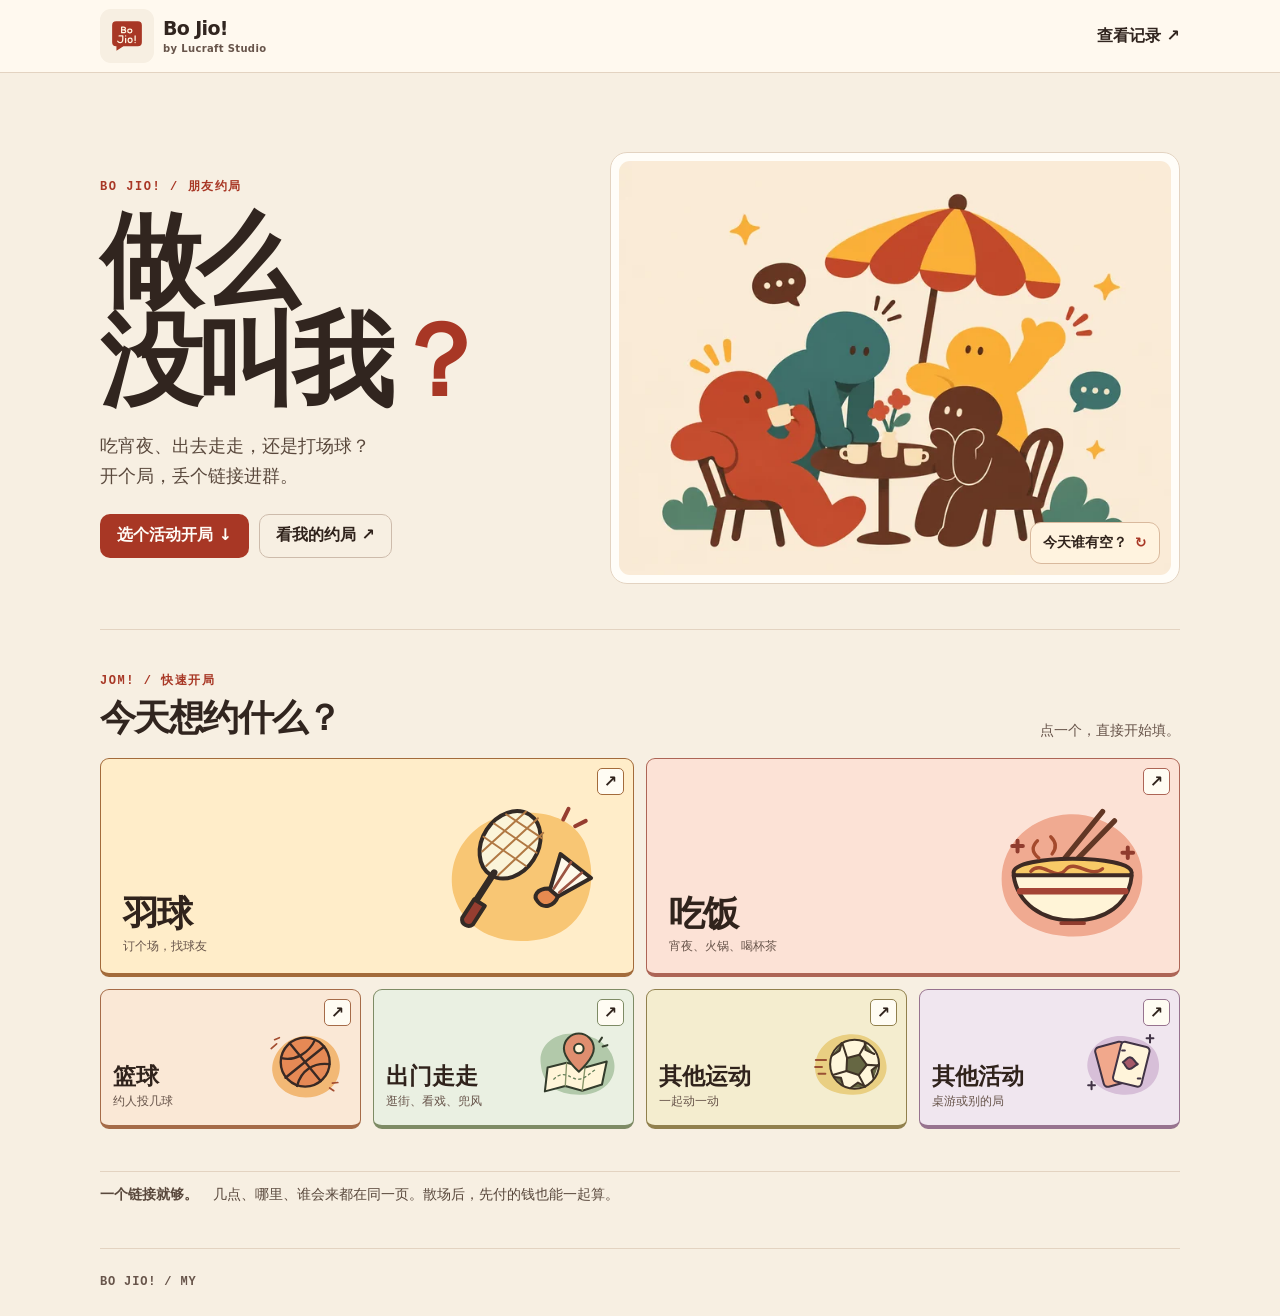
<file: index.html>
<!doctype html><html lang="zh-MY" data-beasties-container><head><meta charset="utf-8"><title>Bo Jio! · 一起约</title><base href="./"><meta name="viewport" content="width=device-width, initial-scale=1, viewport-fit=cover"><meta name="theme-color" content="#f7efe2"><link rel="manifest" href="manifest.webmanifest"><link rel="icon" href="icon.svg" type="image/svg+xml"><link rel="apple-touch-icon" href="icon-180.png"><style>:root{color-scheme:light;font-family:system-ui,Microsoft YaHei,sans-serif;color:#31251f;background:#f7efe2;--ink:#30231c;--accent:#a83725;--line:#e3d3c1}*{box-sizing:border-box}body{margin:0}@media(max-width:760px){:root{--app-tabbar:calc(62px + env(safe-area-inset-bottom, 0px)) }body{padding-bottom:var(--app-tabbar)}}</style><link rel="stylesheet" href="styles.css" media="print" onload="this.media='all'"><noscript><link rel="stylesheet" href="styles.css"></noscript></head><body><app-root></app-root><script src="main.js" type="module"></script></body></html>
</file>
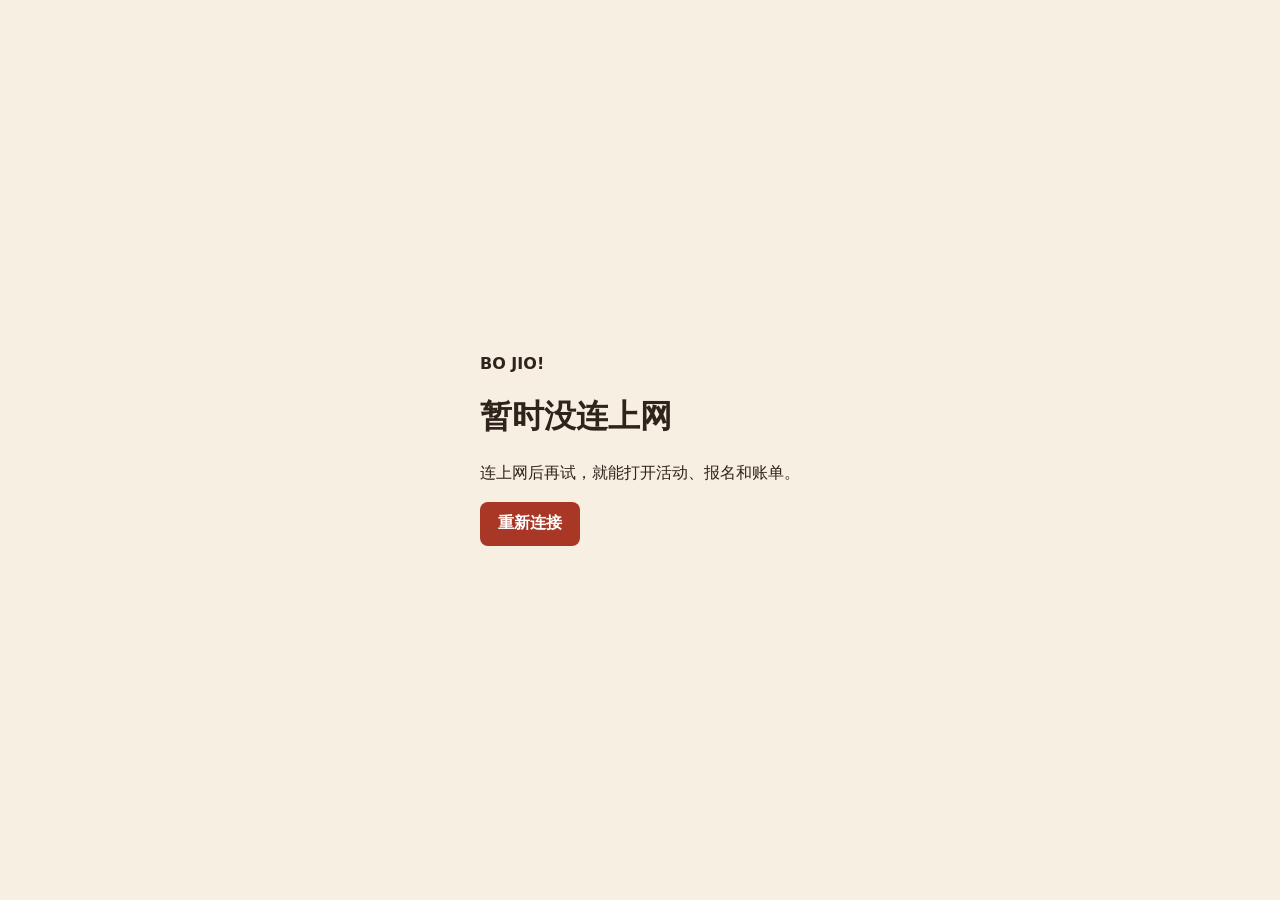
<file: offline.html>
<!doctype html>
<html lang="zh-MY">
<head><meta charset="utf-8"><meta name="viewport" content="width=device-width, initial-scale=1"><meta name="theme-color" content="#f7efe2"><title>Bo Jio! · 没连上网</title>
<style>body{margin:0;background:#f7efe2;color:#30231c;font:16px system-ui;min-height:100svh;display:grid;place-items:center}main{padding:24px;max-width:350px}h1{font-size:32px}p{line-height:1.6}button{font:inherit;font-weight:700;min-height:44px;padding:10px 18px;background:#a83725;color:#fff;border:0;border-radius:8px;cursor:pointer}</style></head>
<body><main><strong>BO JIO!</strong><h1>暂时没连上网</h1><p>连上网后再试，就能打开活动、报名和账单。</p><button onclick="location.reload()">重新连接</button></main></body>
</html>
</file>
<file: styles.css>
:root{color-scheme:light;font-family:system-ui,Microsoft YaHei,sans-serif;color:#31251f;background:#f7efe2;--ink: #30231c;--accent: #a83725;--line: #e3d3c1}*{box-sizing:border-box}body{margin:0}button,input,textarea,select{font:inherit}button,a{touch-action:manipulation}button{cursor:pointer}button:disabled{cursor:default;opacity:.48}:focus-visible{outline:3px solid #a83725;outline-offset:3px}.wrap{width:min(1080px,100% - 48px);margin-inline:auto}.site-header{border-bottom:1px solid var(--line)}nav,footer{min-height:68px;display:flex;align-items:center;justify-content:space-between;gap:16px}.brand,.text-button,.back{border:0;background:transparent;color:inherit;font-weight:700;padding:9px 0}.danger-button{min-height:44px;padding:7px 10px;border:1px solid #be7164;border-radius:8px;color:#8d291d;background:#fff0ec;font-size:13px;font-weight:750;white-space:nowrap}.danger-button:hover:not(:disabled){border-color:#8d291d;background:#f8d9d1}main{padding-block:34px 44px;min-height:calc(100dvh - 136px)}.eyebrow,footer{font:700 12px/1.5 ui-monospace,monospace;letter-spacing:.13em}h1{font-size:clamp(32px,6vw,54px);margin:0 0 19px;line-height:1.13;letter-spacing:-.055em;overflow-wrap:anywhere}.actions{display:flex;align-items:center;flex-wrap:wrap;gap:10px}.primary,.secondary,.outline{display:inline-flex;align-items:center;min-height:44px;border:1px solid var(--ink);padding:10px 16px;border-radius:10px;background:var(--accent);color:var(--ink);text-decoration:none;font-weight:750}.secondary,.outline{background:transparent}.muted,small{color:#67544a}footer{border-top:1px solid var(--line);color:#67544a;letter-spacing:.07em}.panel,.notice{width:min(100%,710px);margin-inline:auto}.panel{background:#fff;border:1px solid var(--line);padding:clamp(17px,4vw,35px)}.panel h2{margin:25px 0 12px;font-size:19px}.panel h2 small{margin-left:8px;font-size:13px}.back{display:inline-block;margin-bottom:13px}form{display:grid;gap:15px}label{display:grid;gap:6px;font-size:14px;font-weight:700}input,select,textarea{min-width:0;width:100%;min-height:42px;padding:8px 10px;border:1px solid #cdbbab;border-radius:10px;color:inherit;background:#fff}.grid,.facts{display:grid;grid-template-columns:repeat(2,minmax(0,1fr));gap:14px}.facts{margin:0;padding-block:12px;border-block:1px solid var(--line)}dt{font-size:13px;color:#67544a}dd{margin:4px 0 0;overflow-wrap:anywhere}a{color:#953221}.share{display:flex;align-items:end;gap:10px;margin:12px 0}.share label{flex:1;min-width:0}.notice,.reminder{padding:12px 15px;background:#e7efcf;border-left:3px solid #5d7d34}.error{background:#f7e6db;border-color:#a14c36}.people{list-style:none;padding:0}.people li,.record,.sum{display:flex;justify-content:space-between;align-items:center;gap:10px;padding:11px 0;border-bottom:1px solid var(--line)}.people li span,.record span{overflow-wrap:anywhere;min-width:0}.record{border:0;border-bottom:1px solid var(--line);width:100%;background:transparent;text-align:left;color:inherit}.record small{display:block;margin-top:4px}.tabs{display:flex;gap:16px;border-bottom:1px solid var(--line)}.tabs button{padding:10px 0;background:transparent;border:0;border-bottom:3px solid transparent;color:inherit}.tabs .active{border-color:#a83725;font-weight:750}.check{display:flex;align-items:center;gap:8px;min-height:36px}.check input{width:18px;min-height:auto;accent-color:#a83725}.attendance{display:grid;grid-template-columns:repeat(2,minmax(0,1fr));gap:4px 9px}.attendance .check{min-width:0}.attendance .check input{flex:0 0 18px;margin-inline:0}.attendance .person-name{inline-size:auto;flex:1}@media(min-width:700px){.attendance{grid-template-columns:repeat(3,minmax(0,1fr))}}fieldset{border:1px solid var(--line);min-width:0;margin:0;padding:12px;display:grid;gap:10px}legend{font-size:14px;font-weight:750}.end{border-top:1px solid var(--line);margin-top:24px;padding-top:16px}@media(max-width:600px){.wrap{width:calc(100% - 30px)}main{padding-top:20px}.facts{grid-template-columns:1fr}}.site-header{background:#fff9ef}.panel{border-radius:20px}.panel>.eyebrow{color:#953221}.panel h1{letter-spacing:-.04em}input,select,textarea{background:#fffcf7}.primary{border-color:transparent;color:#fffdf8}.primary:hover:not(:disabled){background:#87281b}.secondary{border-color:#d8c5b3;background:#fff9ef}.secondary:hover:not(:disabled){background:#f7e8da}.notice,.reminder{border-radius:9px}.facts{padding:14px;border:1px solid var(--line);border-radius:14px;background:#fff9ef;gap:16px}.facts dd{font-weight:700}.venue-fact{grid-column:1/-1}.location-links{margin-top:10px}.location-links .secondary{font-size:13px;min-height:38px}.court-tags{display:flex;flex-wrap:wrap;gap:6px;padding:0;list-style:none;margin:8px 0}.court-tags li{background:#e8f1eb;border-radius:6px;padding:4px 8px;font-size:13px;overflow-wrap:anywhere}.courts{border-radius:12px}.courts .secondary{justify-self:start}.court-input{display:grid;grid-template-columns:minmax(0,1fr) auto;gap:10px}.receipt{border:1px solid var(--line);border-radius:14px;padding:14px;margin-block:9px;background:#fff9ef}.receipt-title{display:flex;justify-content:space-between;gap:10px;overflow-wrap:anywhere}.receipt img{display:block;margin:12px auto;width:min(100%,255px);height:auto;max-height:340px;object-fit:contain;background:#fff}.upload{display:block}.upload input{display:block;margin-block:6px;background:#fff}.upload input::file-selector-button{border:0;padding:6px 10px;border-radius:6px;background:#f5eade;color:#31251f;margin-inline-end:8px;cursor:pointer}.visually-hidden{position:absolute;width:1px;height:1px;overflow:hidden;clip-path:inset(50%);white-space:nowrap}@media(max-width:600px){.panel{border-radius:14px}}.detail-heading{display:flex;justify-content:space-between;align-items:center;gap:12px;margin-bottom:10px}.venue-search{display:grid;grid-template-columns:minmax(0,1fr) auto;gap:8px;margin-top:6px}.venue-results{display:grid;border:1px solid var(--line);border-radius:12px;margin-top:9px;overflow:hidden}.venue-results button{display:flex;align-items:center;justify-content:space-between;gap:12px;width:100%;padding:10px 12px;color:var(--ink);background:#fffcf7;border:0;border-bottom:1px solid var(--line);text-align:left}.venue-results button:hover{background:#f7e8da}.venue-results button span:last-child{white-space:nowrap}.venue-results button small{display:block;margin-top:3px}.venue-results>small{padding:8px 12px}.location-picked{color:#285a43;font-size:14px;margin:8px 0 0}.price-options{display:inline-flex;justify-self:start;gap:4px;padding:4px;background:#f5eade;border-radius:10px}.price-options button{border:1px solid transparent;background:transparent;padding:8px 10px;border-radius:7px;color:var(--ink)}.price-options button[aria-pressed=true]{background:#fff;border-color:var(--line);font-weight:700}@keyframes reveal{0%{opacity:0;translate:0 8px}to{opacity:1;translate:0 0}}@media(prefers-reduced-motion:no-preference){.primary,.secondary,.outline,.record,.price-options button{transition:background-color .16s,border-color .16s,translate .16s}.primary:not(:disabled):active,.secondary:not(:disabled):active,.outline:not(:disabled):active{translate:0 2px}.record:hover,.price-options button:not([aria-pressed=true]):hover{background:#fff5e9}}.category-picker{display:flex;flex-wrap:wrap;align-items:center;gap:8px;border-radius:12px}.category-picker label{position:relative;display:inline-flex;cursor:pointer}.category-picker input{position:absolute;inset:0;margin:0;opacity:0;cursor:pointer}.category-picker label>span{display:inline-flex;gap:5px;padding:8px 10px;border:1px solid var(--line);border-radius:8px}.category-picker input:checked+span{background:#fbe4d7;border-color:#a83725}.category-picker input:focus-visible+span{outline:3px solid #a83725;outline-offset:2px}.category-filter{margin:14px 0 4px;max-width:190px}.category-label{display:flex;align-items:center;gap:8px}@media(max-width:520px){.time-grid{grid-template-columns:1fr}}.stop-picker,.court-entry{border-radius:12px}.stop-picker>button{justify-self:start}.field-title{display:flex;justify-content:space-between;align-items:center;gap:8px}.venue-picker+.venue-picker{border-top:1px solid var(--line);padding-top:9px}.court-entry{background:#fff9ef;border:1px solid var(--line);padding:10px}.court-entry+.court-entry{margin-top:2px}.stop-list,.court-schedule{margin:7px 0 0;padding:0;list-style:none}.stop-list li+li{margin-top:12px;padding-top:12px;border-top:1px solid var(--line)}.stop-list small{display:block;margin-top:3px}.court-schedule li{display:flex;flex-wrap:wrap;justify-content:space-between;gap:6px 14px;border-bottom:1px solid var(--line);padding:7px 0}.court-schedule span{font-variant-numeric:tabular-nums}@media(max-width:610px){.court-entry .time-grid{grid-template-columns:1fr}}.brand{display:inline-flex;align-items:center;gap:9px;font-size:19px;letter-spacing:-.035em}.brand-icon{display:block;flex:none;border-radius:11px}.hero{display:grid;grid-template-columns:minmax(0,.88fr) minmax(0,1.12fr);align-items:center;gap:clamp(20px,5vw,62px);padding-block:clamp(15px,3.5vw,45px);border-bottom:1px solid var(--line)}.hero .eyebrow{color:var(--accent);margin:0 0 15px}.hero h1{font-size:clamp(54px,8vw,103px);line-height:.98;letter-spacing:-.06em;margin:0;font-weight:850}.hero h1 span{color:var(--accent)}.intro{color:#59483c;line-height:1.7;margin:19px 0 22px;font-size:clamp(15px,2vw,18px)}.outline{border-color:#cdbbab;color:var(--ink)}.outline:hover{background:#fff9ef}.hero-photo{margin:0;position:relative;min-width:0;padding:8px;border:1px solid #e3d3c1;background:#fffdf8;border-radius:17px}.hero-photo img{display:block;width:100%;height:auto;aspect-ratio:4/3;object-fit:cover;border-radius:11px}.hero-photo figcaption{position:absolute;right:19px;bottom:19px;padding:7px 12px;background:#fff3df;color:var(--ink);border-radius:9px;font-size:14px;font-weight:750}.pick-section{padding:clamp(24px,4vw,42px) 0;border-bottom:1px solid var(--line)}.pick-heading{display:flex;justify-content:space-between;align-items:end;flex-wrap:wrap;gap:6px 16px;margin-bottom:15px}.pick-heading .eyebrow{margin:0 0 4px;color:var(--accent)}.pick-heading h2{font-size:clamp(24px,4vw,36px);letter-spacing:-.045em;margin:0;scroll-margin-top:18px}.pick-heading>p{color:#67544a;font-size:14px;margin:0 0 3px}.home-note{display:flex;gap:8px 15px;flex-wrap:wrap;color:#59483c;font-size:14px;padding-top:14px}.home-note p{margin:0}@media(max-width:760px){.hero{grid-template-columns:1fr;gap:22px;padding-block:12px 20px}.hero h1{font-size:clamp(53px,13vw,76px)}.hero-photo img{aspect-ratio:16/11}}@media(prefers-reduced-motion:no-preference){.hero-content,.panel,.reminder,.venue-results,.court-input,.receipt,fieldset{animation:reveal .24s ease-out both}.hero-photo{animation:reveal .42s ease-out both}}.brand-text{display:grid;text-align:left;line-height:1.1}.brand-text small{font-size:10px;font-weight:650;letter-spacing:.035em;margin-top:4px}.hero-photo img{object-fit:contain}@media(max-width:760px){.hero-photo img{aspect-ratio:16/9;object-fit:cover}}.field-error{display:block;color:#a32d21;font-size:13px;font-weight:700;margin-top:3px}input[aria-invalid=true],select[aria-invalid=true]{border-color:var(--accent);background:#fff5ef}.hero-photo figcaption{padding:0;background:transparent}.hero-bubble{color:var(--ink);background:#fff3df;border:1px solid #d9b99d;border-radius:11px;padding:9px 12px;min-height:42px;font-size:14px;font-weight:750}.hero-bubble span{color:var(--accent);margin-left:3px}.history-panel .record{display:grid;grid-template-columns:auto minmax(0,1fr) auto auto;gap:10px;padding:12px 3px}.record-icon{display:grid;place-items:center;background:#f7ecde;border-radius:11px;width:39px;aspect-ratio:1}.record-main{display:grid;gap:2px}.record-time{font-size:13px;font-weight:650}.record-main small{margin:0}.record-state{font-size:12px;font-weight:750;border-radius:99px;padding:5px 8px;white-space:nowrap;background:#eeeae6;color:#5a4d42}.record-state[data-status=open]{background:#deeee3;color:#23583a}.record-state[data-status=full]{background:#ffebcc;color:#7a420d}.record-state[data-status=settled]{background:#e5eafa;color:#354a85}.record-arrow{color:#846d5f}@media(max-width:480px){.history-panel .record{grid-template-columns:auto minmax(0,1fr) auto;gap:7px}.record-icon{width:30px}.record-arrow{display:none}}@media(prefers-reduced-motion:no-preference){.hero-bubble{animation:bubble-in .5s .24s both;transition:translate .16s,rotate .16s}.hero-bubble:hover{translate:0 -3px;rotate:-2deg}.hero-bubble:active{translate:0 1px}}@keyframes bubble-in{0%{opacity:0;transform:translateY(8px) scale(.92)}to{opacity:1;transform:translateY(0) scale(1)}}.expense-split{background:#fff9ef;border:1px solid var(--line);border-radius:10px;padding:8px 10px}.expense-split .field-title{flex-wrap:wrap}.expense-split .field-title .text-button{font-size:13px;color:#953221}.slot-time{color:#67544a;font-size:13px;margin:0}.bill-line{border-bottom:1px solid var(--line);padding-block:9px}.bill-line summary{cursor:pointer}.bill-line summary>span{margin-left:8px;color:#67544a;font-size:13px}.person-name{display:block;inline-size:16ch;max-inline-size:100%;min-inline-size:0;white-space:nowrap;overflow:hidden;text-overflow:ellipsis}.roster-person,.transfer-people{display:flex;align-items:center;gap:6px;min-width:0}.roster-person small{white-space:nowrap}.transfer-people .person-name{flex:0 1 16ch}.people li>strong{flex:none}.meal-summary{font-size:14px}.plan-gallery{display:grid;grid-template-columns:repeat(4,minmax(0,1fr));gap:12px}.plan-tile{--tile-paper: #fff4de;--tile-edge: #99734c;display:grid;grid-template-columns:minmax(0,1fr) clamp(52px,7vw,87px);align-items:end;position:relative;min-height:140px;padding:16px 12px 15px;background:var(--tile-paper);border:1px solid var(--tile-edge);border-bottom-width:4px;border-radius:9px;text-align:left;color:var(--ink)}.plan-tile[data-tone=badminton]{--tile-paper: #ffedc9;--tile-edge: #a36b3b}.plan-tile[data-tone=food]{--tile-paper: #fce2d6;--tile-edge: #ad6556}.plan-tile[data-tone=basketball]{--tile-paper: #fae8d6;--tile-edge: #a56b48}.plan-tile[data-tone=hangout]{--tile-paper: #eaf0e2;--tile-edge: #7e8b65}.plan-tile[data-tone=sports]{--tile-paper: #f4edcf;--tile-edge: #91804d}.plan-tile[data-tone=other]{--tile-paper: #f0e6ef;--tile-edge: #97738f}.plan-featured{grid-column:span 2;min-height:162px;grid-template-columns:minmax(0,1fr) clamp(98px,17vw,170px);padding:14px 22px 18px}.plan-copy{display:grid;gap:4px;align-self:end;position:relative;z-index:1}.plan-copy strong{font-size:clamp(16px,2.3vw,23px);line-height:1.12}.plan-featured .plan-copy strong{font-size:clamp(22px,4vw,36px);letter-spacing:-.045em}.plan-copy small{font-size:12px;line-height:1.35}.plan-art{width:100%;height:auto;align-self:center;margin-top:12px;pointer-events:none}.plan-arrow{position:absolute;top:9px;right:9px;display:grid;place-items:center;width:27px;height:27px;background:#fffcf3;border:1px solid var(--tile-edge);border-radius:5px;font-weight:800}.plan-tile:hover{border-color:var(--ink)}.plan-tile:hover .plan-arrow,.plan-tile:focus-visible .plan-arrow{background:var(--ink);color:#fff9ef;border-color:var(--ink)}@media(max-width:760px){.plan-gallery{grid-template-columns:repeat(2,minmax(0,1fr));gap:9px}.plan-featured{grid-column:auto;padding-inline:12px;min-height:152px;grid-template-columns:minmax(0,1fr) clamp(55px,14vw,108px)}.plan-tile:not(.plan-featured){min-height:120px}}@media(max-width:420px){.plan-tile{grid-template-columns:minmax(0,1fr);padding:60px 10px 11px}.plan-tile .plan-art{position:absolute;width:55px;top:7px;right:37px;margin:0}.plan-featured .plan-art{width:75px}}.form-section{border:1px solid #ddc7b3;border-radius:13px;background:#fff9ef;padding:11px}.form-section>legend{padding:0 5px;color:#842f21;font-size:15px}.form-section .form-card{border:1px solid #b98d70;border-radius:10px;padding:12px;background:#fffdf8}.form-section .form-card+.form-card{margin-top:8px}.venue-picker>.field-title{padding-bottom:8px;border-bottom:1px solid #dec3ad}.courts.form-section{background:#f5f3e8;border-color:#c9cbb2}.courts.form-section>legend{color:#4f552d}.courts .form-card{border-color:#919879}.card-kicker{display:flex;justify-content:space-between;gap:8px;margin-bottom:7px;padding:7px 9px;border-radius:5px;background:#e5ead7;font-size:14px;color:#414826}.card-kicker span{color:#67544a}.time-section{background:#f6f5f0}.time-section .time-grid{align-items:start}.expense-heading{flex-wrap:wrap}.expense-heading h2{margin-block:0}.expense-card{--expense-line: #ba8a6e;background:#fcf2e8;border-color:var(--expense-line);padding:13px}.expense-card[data-expense=court]{--expense-line: #929b79;background:#edf0e4}.expense-card[data-expense=shuttle]{--expense-line: #a68f59;background:#faf2da}.expense-card>legend{border:1px solid var(--expense-line);border-radius:6px;background:#fffdfa;color:var(--ink);padding:4px 8px}.expense-card>.danger-button{justify-self:start}.record-side{display:grid;justify-items:end;gap:4px}.record-side small{margin:0;white-space:nowrap}@media(prefers-reduced-motion:no-preference){.plan-tile,.plan-art{transition:transform .16s,border-color .16s}.plan-tile:hover .plan-art{transform:rotate(-5deg) scale(1.06)}.plan-tile:active{transform:translateY(2px)}}.mobile-tabbar{display:none}.install-card{display:grid;grid-template-columns:auto minmax(0,1fr) auto;align-items:center;gap:10px;padding:12px;margin:12px 0;border:1px solid #c6a98d;border-radius:9px;background:#fff5e5}.install-card img{border:1px solid #dec3ad;border-radius:10px}.install-card small{display:block;margin-top:3px}.install-card button{justify-content:center;padding-inline:10px;font-size:13px}.install-dialog{width:min(420px,100% - 32px);padding:22px;border:1px solid #c6a98d;border-radius:14px;background:#fff8ec;color:var(--ink)}.install-dialog::backdrop{background:#30231c8c}.install-dialog h2{margin-top:0}.install-dialog ol{padding-inline-start:1.4em;line-height:1.65}.install-dialog form{justify-content:end}@media(max-width:760px){:root{--app-tabbar: calc(62px + env(safe-area-inset-bottom, 0px)) }body{padding-bottom:var(--app-tabbar)}.site-topbar{min-height:calc(56px + env(safe-area-inset-top,0px));padding-top:env(safe-area-inset-top,0px)}.desktop-history{display:none}main{padding-block:16px 20px;min-height:calc(100svh - 132px - var(--app-tabbar))}.hero{grid-template-columns:minmax(0,1fr) minmax(0,.82fr);gap:10px;padding-block:8px 18px}.hero .eyebrow{font-size:10px;margin-bottom:8px}.hero h1{font-size:clamp(31px,9vw,61px)}.hero .intro{font-size:13px;line-height:1.45;margin-block:8px 11px}.hero-actions .primary{font-size:13px;padding-inline:9px}.hero-actions .outline{display:none}.hero-photo{padding:4px;border-radius:10px}.hero-photo img{aspect-ratio:1;border-radius:7px}.hero-photo figcaption{position:static;margin-top:4px}.hero-bubble{width:100%;min-height:44px;font-size:12px;padding:4px}.pick-section{padding-top:17px}.pick-heading{margin-bottom:10px}.mobile-tabbar{position:fixed;z-index:20;inset:auto 0 0;min-height:var(--app-tabbar);display:grid;grid-template-columns:repeat(3,minmax(0,1fr));gap:3px;border-top:1px solid #c6a98d;background:#fff9ee;padding:4px max(10px,env(safe-area-inset-right)) calc(4px + env(safe-area-inset-bottom)) max(10px,env(safe-area-inset-left))}.mobile-tabbar button{display:grid;justify-items:center;align-content:center;gap:3px;min-height:52px;padding:2px 5px;border:0;border-radius:8px;background:transparent;color:#5d4a3f;font-size:12px;font-weight:750}.mobile-tabbar button[aria-current=page]{background:#f5e4d0;color:#862c20}.mobile-tabbar svg{width:22px;height:22px;fill:none;stroke:currentColor;stroke-width:1.8;stroke-linecap:round;stroke-linejoin:round}.mobile-tabbar .tab-create svg{width:28px;height:28px;padding:3px;border-radius:8px;background:var(--accent);color:#fffdf8}.booking-actions{position:sticky;bottom:var(--app-tabbar);z-index:2;padding:8px 0;background:#fff;border-top:1px solid var(--line)}.booking-actions .primary{flex:1;justify-content:center}}@media(max-width:380px){.install-card{grid-template-columns:auto minmax(0,1fr)}.install-card button{grid-column:2;justify-self:start}}
</file>
